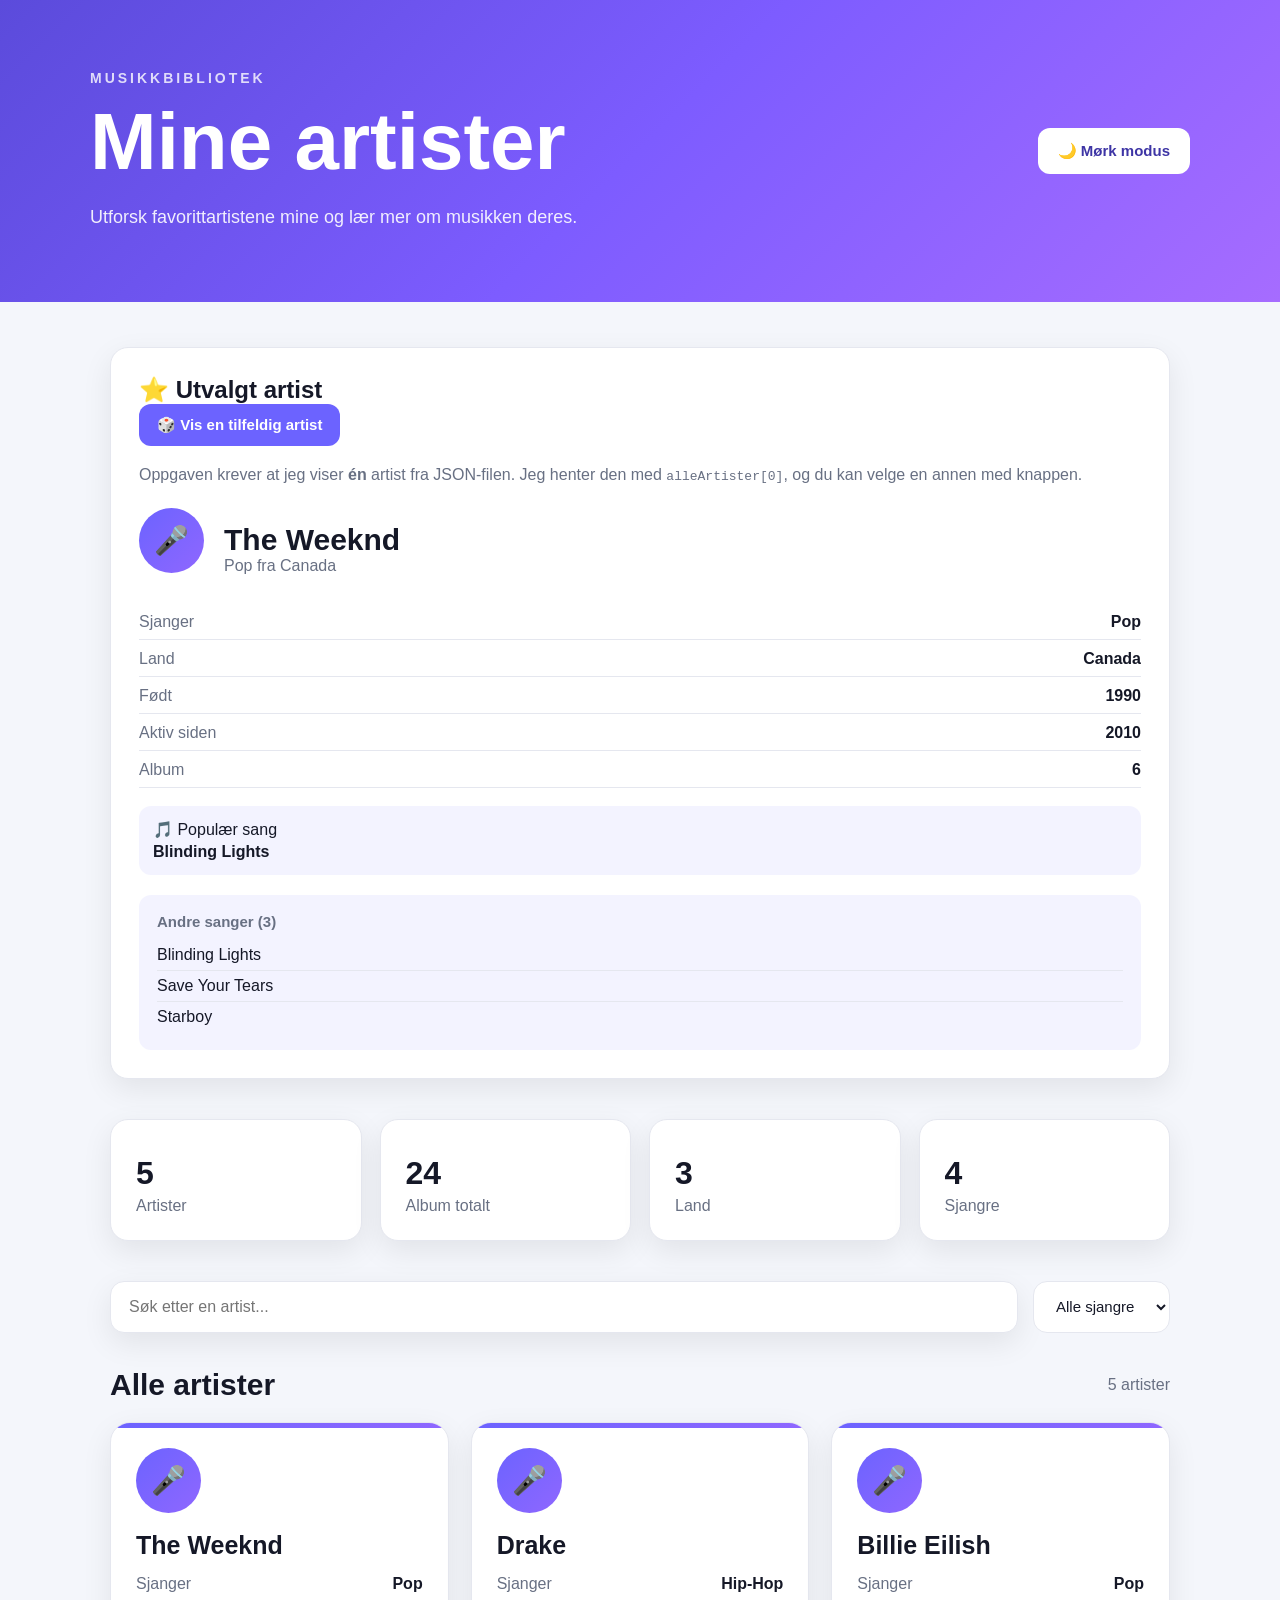
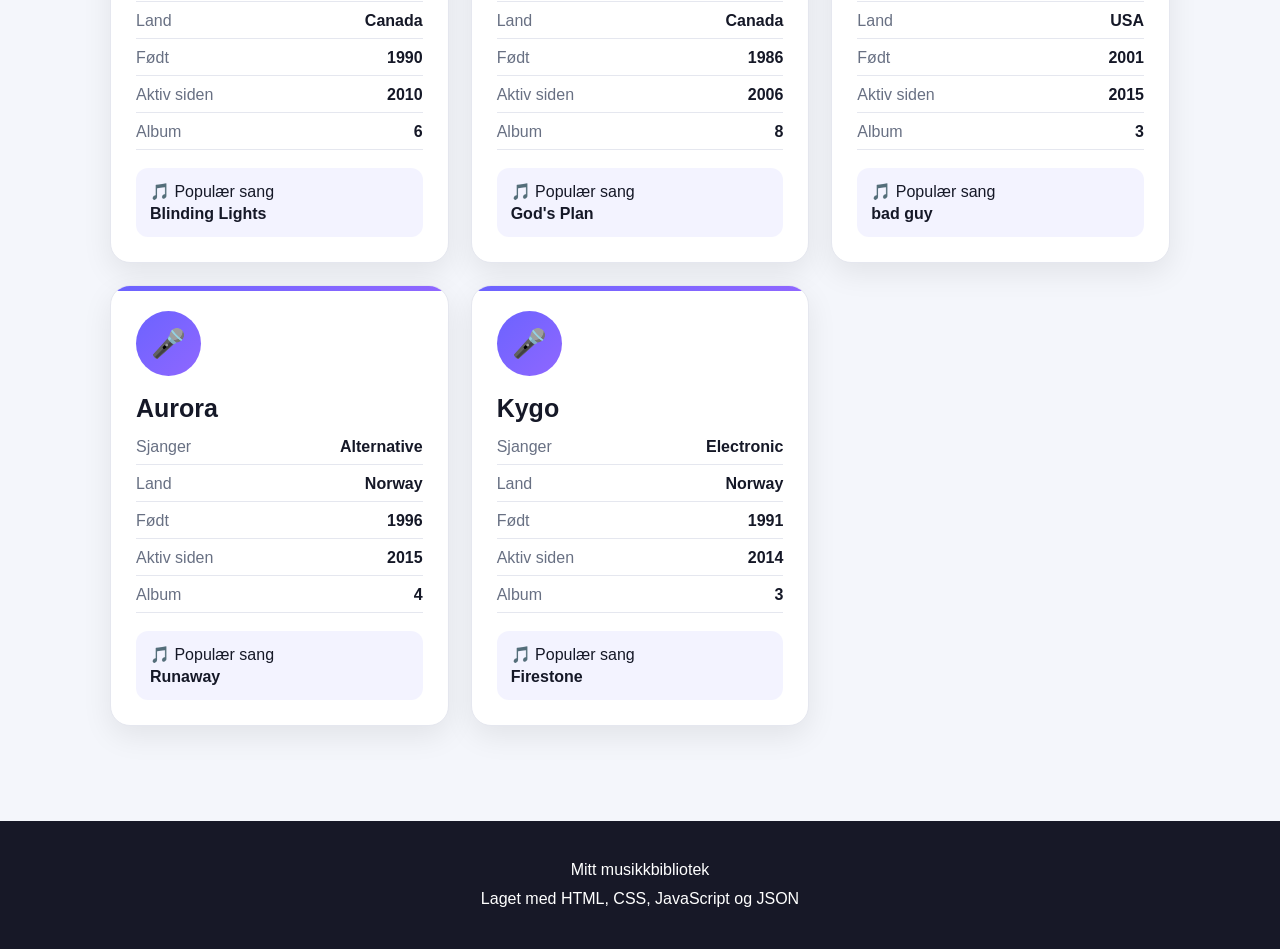
<file: index.html>
<!DOCTYPE html>
<html lang="no">
<head>
    <meta charset="UTF-8">
    <meta name="viewport" content="width=device-width, initial-scale=1.0">

    <title>Mine artister</title>

    <link rel="stylesheet" href="style.css">
</head>

<body>

    <header>
        <div class="header-content">
            <div>
                <p class="small-title"> MUSIKKBIBLIOTEK</p>
                <h1>Mine artister</h1>
                <p class="intro">
                    Utforsk favorittartistene mine og lær mer om musikken deres.
                </p>
            </div>

            <button id="temaKnapp" class="theme-button">
                🌙 Mørk modus
            </button>
        </div>
    </header>


    <main>

        <!-- FEILHÅNDTERING -->

        <div id="feilMelding" class="feil-melding" hidden>
            <strong>⚠️ Kunne ikke lese JSON-filen.</strong>
            <p id="feilTekst"></p>
            <p class="liten">
                Husk å kjøre nettsiden fra en lokal webserver
                (for eksempel <code>Live Server</code> i VS Code), ikke ved å
                dobbeltklikke på filen.
            </p>
        </div>


        <!-- ÉN ARTIST (KRAV I OPPGAVE 3) -->

        <section class="kort">

            <div class="seksjon-tittel">
                <h2>⭐ Utvalgt artist</h2>
                <button id="byttArtist" class="knapp">
                    🎲 Vis en tilfeldig artist
                </button>
            </div>

            <p class="forklaring">
                Oppgaven krever at jeg viser <strong>én</strong> artist fra
                JSON-filen. Jeg henter den med <code>alleArtister[0]</code>,
                og du kan velge en annen med knappen.
            </p>

            <div id="utvalgtArtist" class="utvalgt"></div>

        </section>


        <!-- STATISTIKK -->

        <section class="stats">

            <div class="stat-card">
                <span></span>
                <strong id="antallArtister">0</strong>
                <p>Artister</p>
            </div>

            <div class="stat-card">
                <span></span>
                <strong id="antallAlbum">0</strong>
                <p>Album totalt</p>
            </div>

            <div class="stat-card">
                <span></span>
                <strong id="antallLand">0</strong>
                <p>Land</p>
            </div>

            <div class="stat-card">
                <span></span>
                <strong id="antallSjangre">0</strong>
                <p>Sjangre</p>
            </div>

        </section>


        <!-- SØK OG FILTER -->
        <section class="controls">

            <div class="search-box">
                
                <input
                    type="text"
                    id="sok"
                    placeholder="Søk etter en artist..."
                >
            </div>

            <select id="sjangerFilter">
                <option value="alle">Alle sjangre</option>
            </select>

        </section>


        <!-- ARTISTER -->
        <section>

            <div class="section-title">
                <h2>Alle artister</h2>
                <span id="resultatTekst"></span>
            </div>

            <div id="artister" class="artist-grid"></div>

        </section>

    </main>


    <footer>
        <p>Mitt musikkbibliotek</p>
        <p>Laget med HTML, CSS, JavaScript og JSON</p>
    </footer>


    <script type="module" src="script.js"></script>

</body>
</html>
</file>
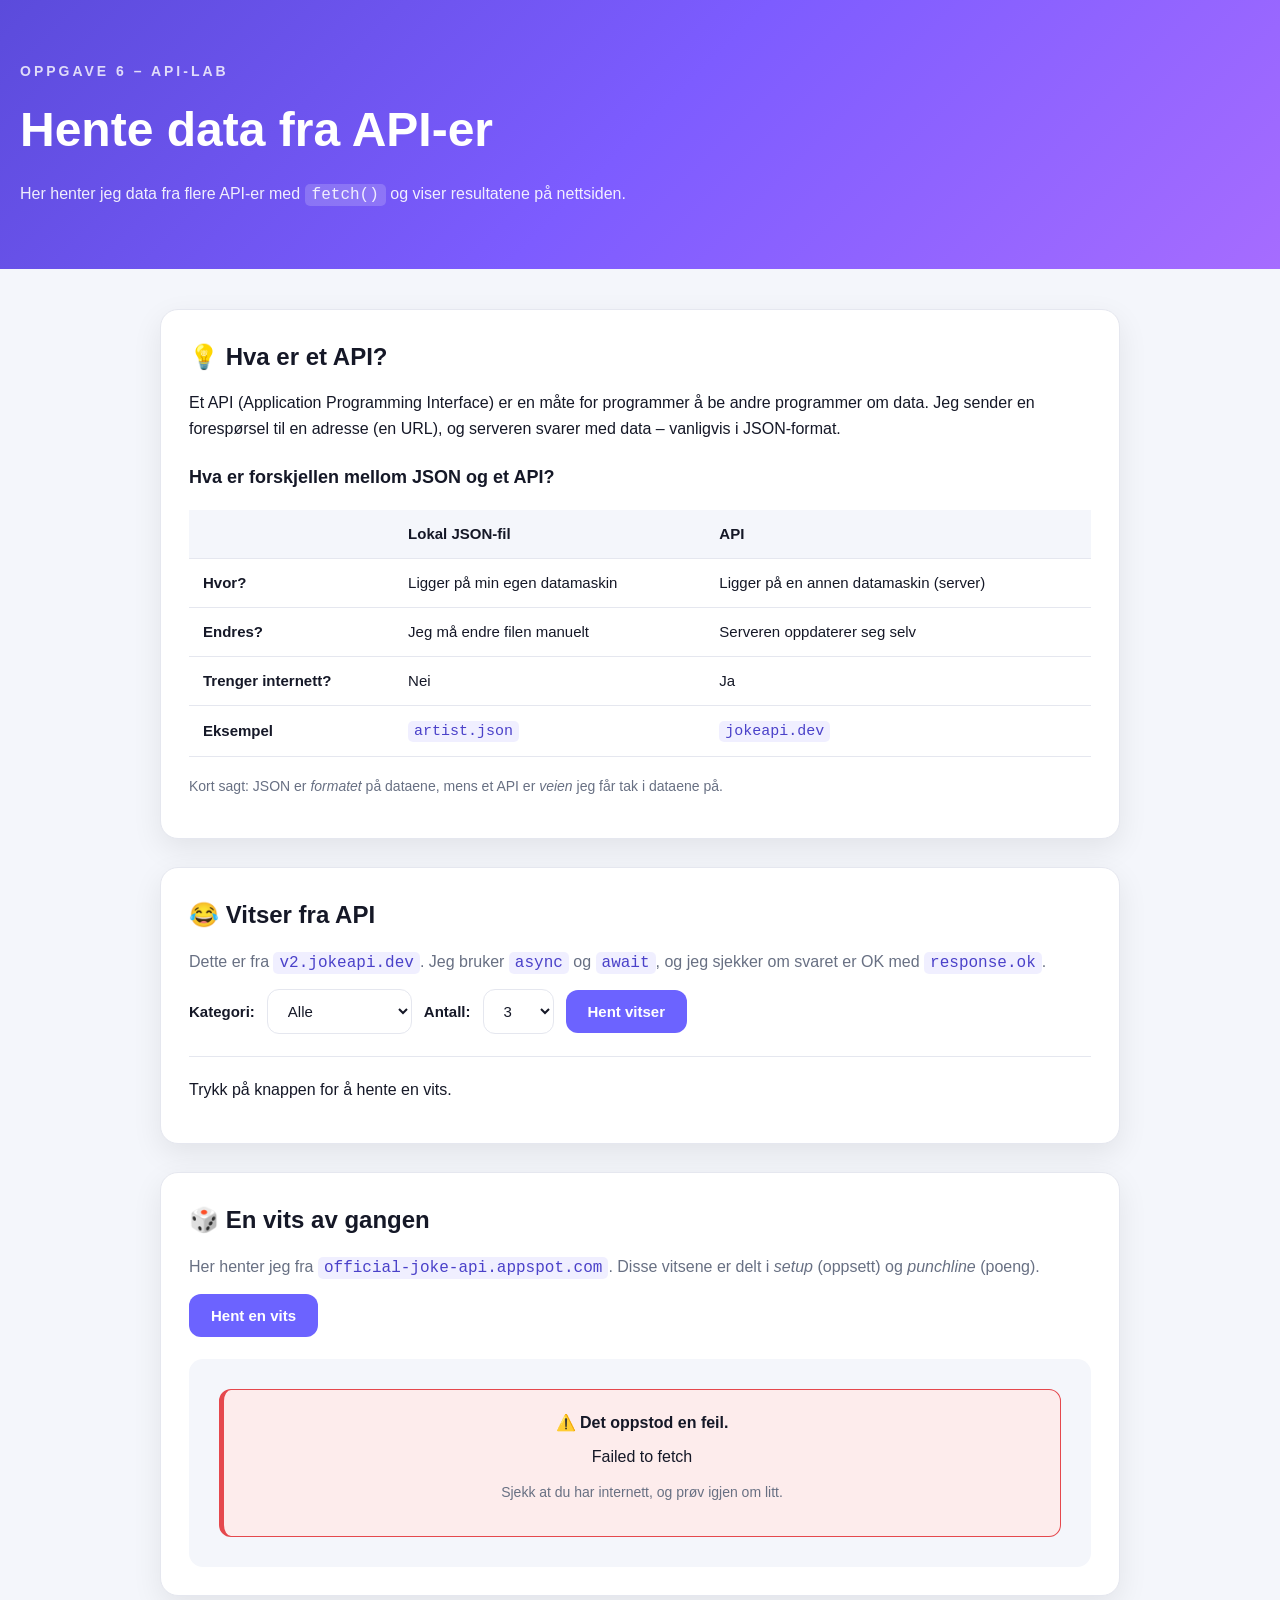
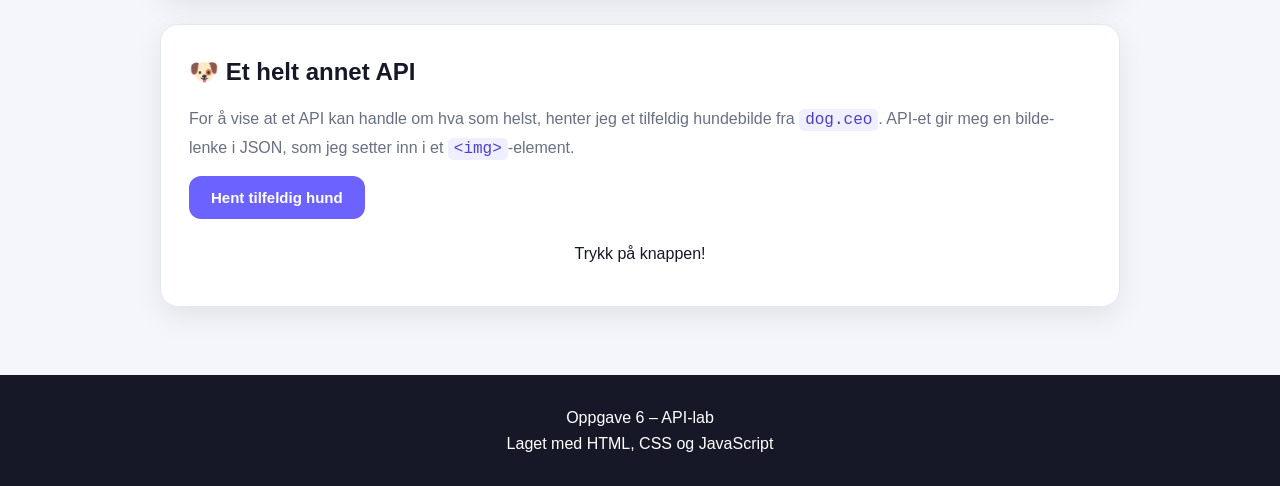
<file: API-lab/index.html>
<!DOCTYPE html>
<html lang="no">

<head>
    <meta charset="UTF-8">
    <meta name="viewport" content="width=device-width, initial-scale=1.0">

    <title>API-lab – Oppgave 6</title>

    <link rel="stylesheet" href="style.css">
</head>

<body>

    <header>
        <p class="small-title">OPPGAVE 6 – API-LAB</p>
        <h1>Hente data fra API-er</h1>
        <p class="intro">
            Her henter jeg data fra flere API-er med
            <code>fetch()</code> og viser resultatene på nettsiden.
        </p>
    </header>


    <main>

        <!-- HVA ER ET API? -->

        <section class="kort">

            <h2>💡 Hva er et API?</h2>

            <p>
                Et API (Application Programming Interface) er en måte for
                programmer å be andre programmer om data. Jeg sender en
                forespørsel til en adresse (en URL), og serveren svarer med
                data – vanligvis i JSON-format.
            </p>

            <h3>Hva er forskjellen mellom JSON og et API?</h3>

            <table class="tabell">
                <thead>
                    <tr>
                        <th></th>
                        <th>Lokal JSON-fil</th>
                        <th>API</th>
                    </tr>
                </thead>
                <tbody>
                    <tr>
                        <td><strong>Hvor?</strong></td>
                        <td>Ligger på min egen datamaskin</td>
                        <td>Ligger på en annen datamaskin (server)</td>
                    </tr>
                    <tr>
                        <td><strong>Endres?</strong></td>
                        <td>Jeg må endre filen manuelt</td>
                        <td>Serveren oppdaterer seg selv</td>
                    </tr>
                    <tr>
                        <td><strong>Trenger internett?</strong></td>
                        <td>Nei</td>
                        <td>Ja</td>
                    </tr>
                    <tr>
                        <td><strong>Eksempel</strong></td>
                        <td><code>artist.json</code></td>
                        <td><code>jokeapi.dev</code></td>
                    </tr>
                </tbody>
            </table>

            <p class="liten">
                Kort sagt: JSON er <em>formatet</em> på dataene, mens et API
                er <em>veien</em> jeg får tak i dataene på.
            </p>

        </section>


        <!-- VITSER FRA API -->

        <section class="kort">

            <h2>😂 Vitser fra API</h2>

            <p class="forklaring">
                Dette er fra <code>v2.jokeapi.dev</code>. Jeg bruker
                <code>async</code> og <code>await</code>, og jeg sjekker om
                svaret er OK med <code>response.ok</code>.
            </p>

            <div class="kontroller">

                <label for="kategori">Kategori:</label>

                <select id="kategori">
                    <option value="Any">Alle</option>
                    <option value="Programming">Programming</option>
                    <option value="Misc">Misc</option>
                    <option value="Pun">Pun</option>
                    <option value="Dark">Dark</option>
                </select>

                <label for="antall">Antall:</label>

                <select id="antall">
                    <option value="1">1</option>
                    <option value="3" selected>3</option>
                    <option value="5">5</option>
                    <option value="10">10</option>
                </select>

                <button id="hentVits" class="knapp">
                    Hent vitser
                </button>

            </div>

            <div id="resultat" class="resultat">
                <p>Trykk på knappen for å hente en vits.</p>
            </div>

        </section>


        <!-- RANDOM JOKE MED OPPSTILLING -->

        <section class="kort">

            <h2>🎲 En vits av gangen</h2>

            <p class="forklaring">
                Her henter jeg fra
                <code>official-joke-api.appspot.com</code>. Disse vitsene er
                delt i <em>setup</em> (oppsett) og
                <em>punchline</em> (poeng).
            </p>

            <button id="hentPunchline" class="knapp">
                Hent en vits
            </button>

            <div id="punchlineResultat" class="vits-boks">
                <p id="setup">Trykk på knappen!</p>
                <p id="punchline" class="poeng"></p>
                <p id="punchlineInfo" class="liten"></p>
            </div>

        </section>


        <!-- ET ANNET API -->

        <section class="kort">

            <h2>🐶 Et helt annet API</h2>

            <p class="forklaring">
                For å vise at et API kan handle om hva som helst, henter jeg
                et tilfeldig hundebilde fra <code>dog.ceo</code>. API-et gir
                meg en bilde-lenke i JSON, som jeg setter inn i et
                <code>&lt;img&gt;</code>-element.
            </p>

            <button id="hentHund" class="knapp">
                Hent tilfeldig hund
            </button>

            <div id="hundResultat" class="hund-boks">
                <p>Trykk på knappen!</p>
            </div>

        </section>

    </main>


    <footer>
        <p>Oppgave 6 – API-lab</p>
        <p>Laget med HTML, CSS og JavaScript</p>
    </footer>


    <script src="script.js"></script>

</body>

</html>
</file>
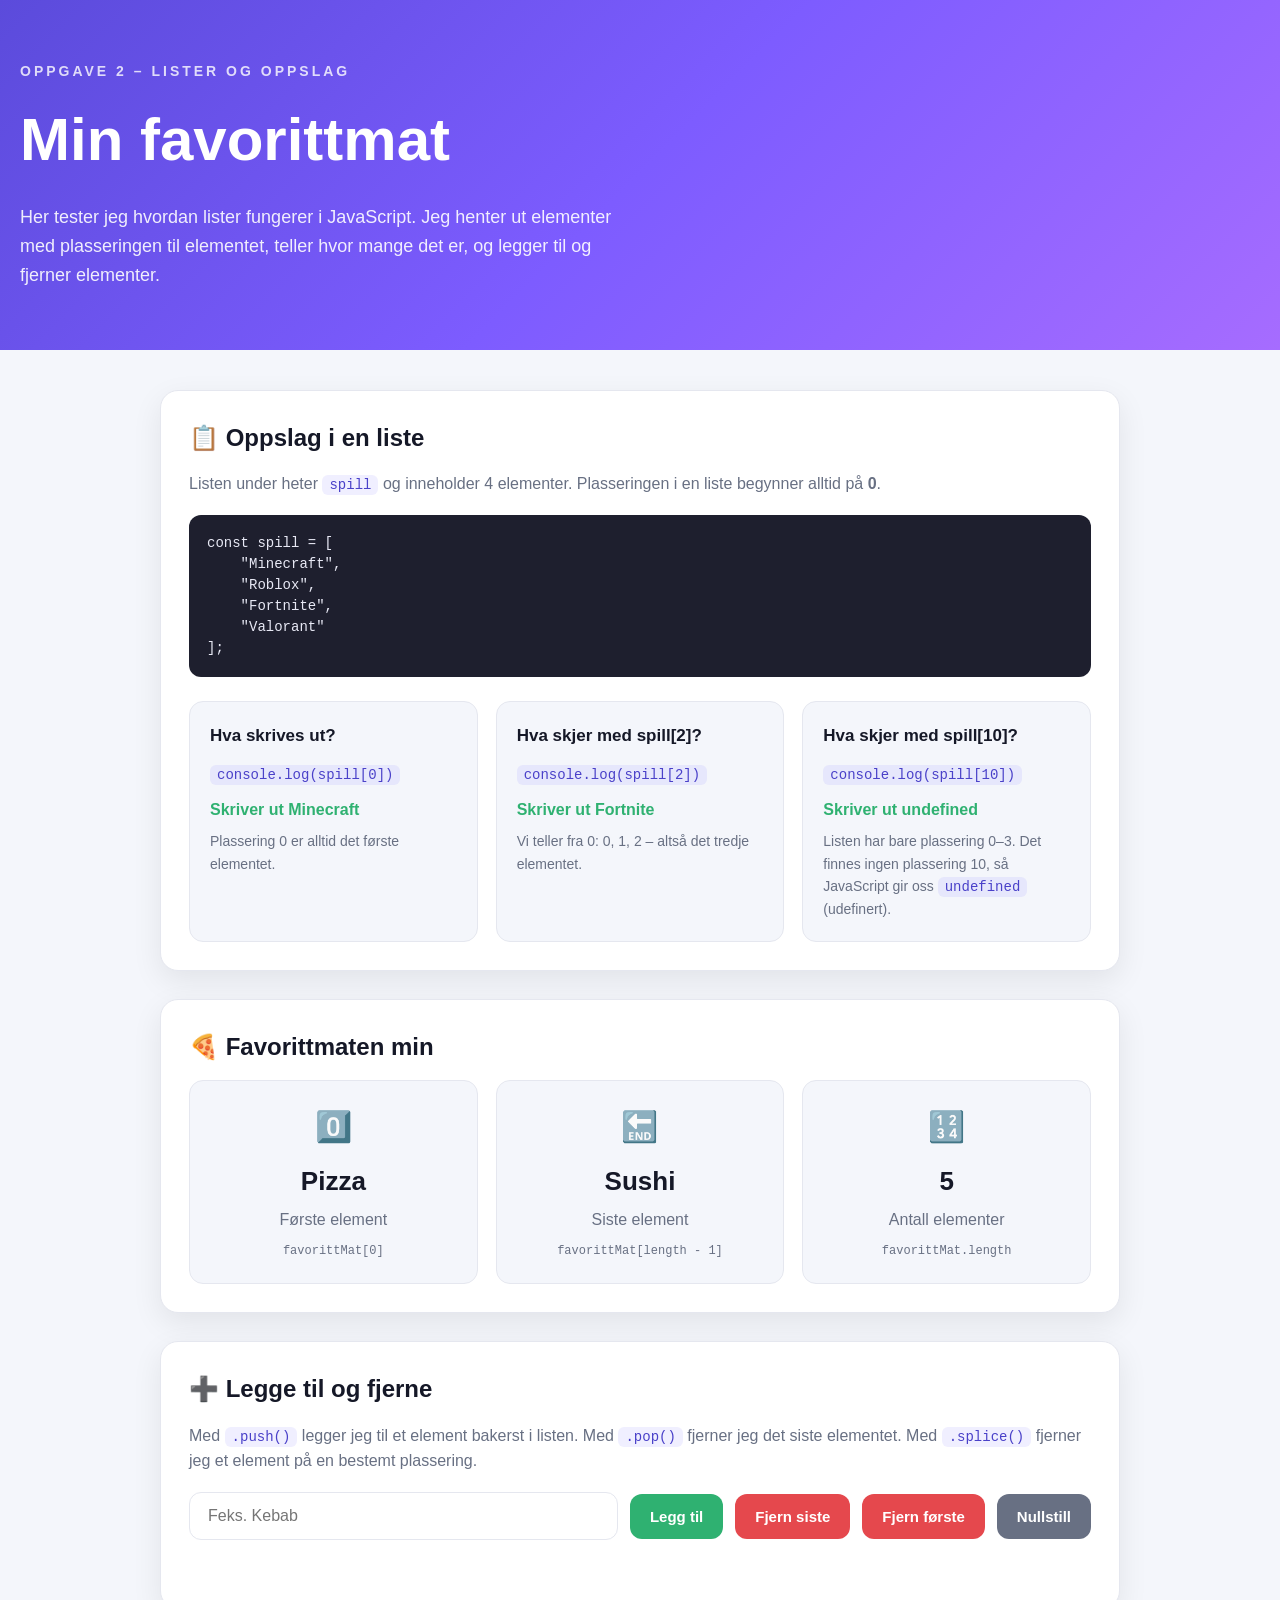
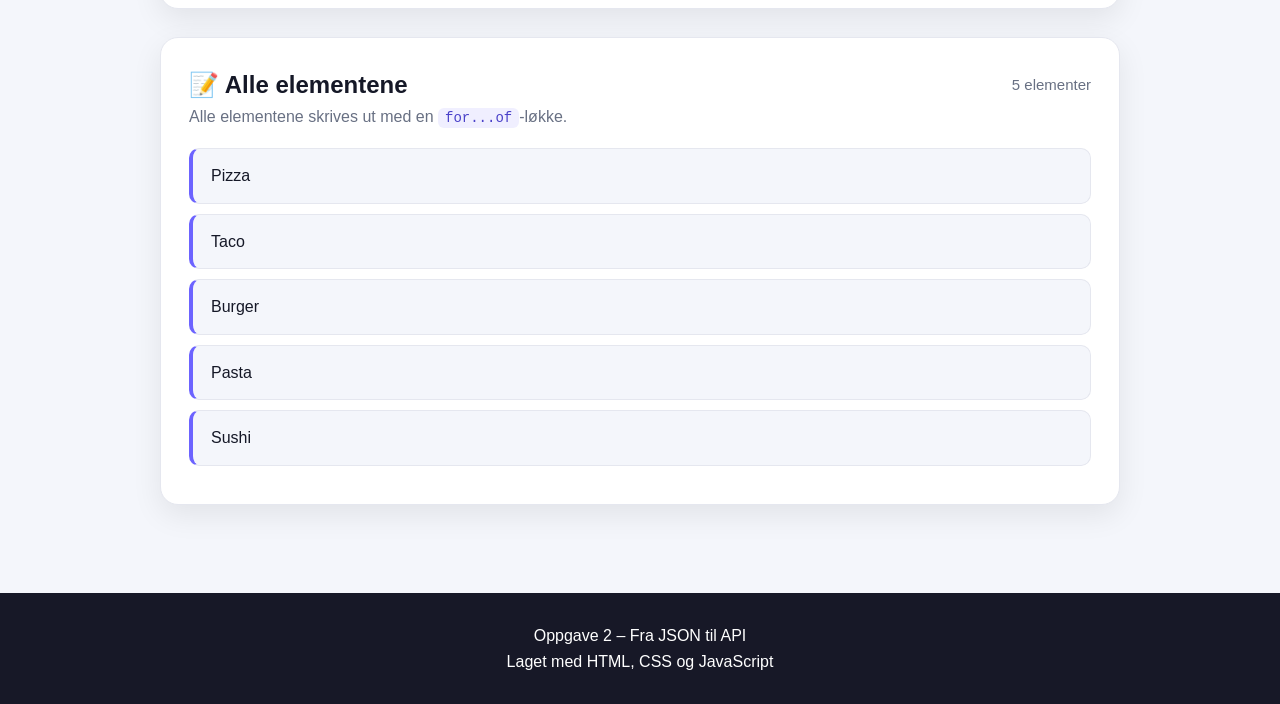
<file: oppgave spill/index.html>
<!DOCTYPE html>
<html lang="no">

<head>
    <meta charset="UTF-8">
    <meta name="viewport" content="width=device-width, initial-scale=1.0">

    <title>Oppgave 2 – Lister og favorittmat</title>

    <link rel="stylesheet" href="style.css">
</head>

<body>

    <header>
        <p class="small-title">OPPGAVE 2 – LISTER OG OPPSLAG</p>
        <h1>Min favorittmat</h1>
        <p class="intro">
            Her tester jeg hvordan lister fungerer i JavaScript. Jeg henter ut
            elementer med plasseringen til elementet, teller hvor mange det er,
            og legger til og fjerner elementer.
        </p>
    </header>


    <main>

        <!-- SPØRSMÅLENE FRA OPGAVEN -->

        <section class="kort">

            <h2>📋 Oppslag i en liste</h2>

            <p class="forklaring">
                Listen under heter <code>spill</code> og inneholder 4 elementer.
                Plasseringen i en liste begynner alltid på <strong>0</strong>.
            </p>

            <pre class="kode">const spill = [
    "Minecraft",
    "Roblox",
    "Fortnite",
    "Valorant"
];</pre>

            <div class="sporsmal">

                <div class="sporsmal-kort">
                    <h3>Hva skrives ut?</h3>
                    <p><code>console.log(spill[0])</code></p>
                    <p class="svar">Skriver ut <strong>Minecraft</strong></p>
                    <p class="liten">
                        Plassering 0 er alltid det første elementet.
                    </p>
                </div>

                <div class="sporsmal-kort">
                    <h3>Hva skjer med spill[2]?</h3>
                    <p><code>console.log(spill[2])</code></p>
                    <p class="svar">Skriver ut <strong>Fortnite</strong></p>
                    <p class="liten">
                        Vi teller fra 0: 0, 1, 2 – altså det tredje elementet.
                    </p>
                </div>

                <div class="sporsmal-kort">
                    <h3>Hva skjer med spill[10]?</h3>
                    <p><code>console.log(spill[10])</code></p>
                    <p class="svar">Skriver ut <strong>undefined</strong></p>
                    <p class="liten">
                        Listen har bare plassering 0–3. Det finnes ingen
                        plassering 10, så JavaScript gir oss
                        <code>undefined</code> (udefinert).
                    </p>
                </div>

            </div>

        </section>


        <!-- FAVORITTMAT: FØRSTE, SISTE OG ANTALL -->

        <section class="kort">

            <h2>🍕 Favorittmaten min</h2>

            <div class="statistikk">

                <div class="stat">
                    <span>0️⃣</span>
                    <strong id="forsteMat">–</strong>
                    <p>Første element</p>
                    <small>favorittMat[0]</small>
                </div>

                <div class="stat">
                    <span>🔚</span>
                    <strong id="sisteMat">–</strong>
                    <p>Siste element</p>
                    <small>favorittMat[length - 1]</small>
                </div>

                <div class="stat">
                    <span>🔢</span>
                    <strong id="antallMat">–</strong>
                    <p>Antall elementer</p>
                    <small>favorittMat.length</small>
                </div>

            </div>

        </section>


        <!-- LEGGE TIL OG FJERNE -->

        <section class="kort">

            <h2>➕ Legge til og fjerne</h2>

            <p class="forklaring">
                Med <code>.push()</code> legger jeg til et element bakerst i
                listen. Med <code>.pop()</code> fjerner jeg det siste elementet.
                Med <code>.splice()</code> fjerner jeg et element på en bestemt
                plassering.
            </p>

            <div class="kontroller">

                <input
                    type="text"
                    id="matInn"
                    placeholder="Feks. Kebab"
                    maxlength="30"
                >

                <button id="leggTil" class="knapp gronn">
                    Legg til
                </button>

                <button id="fjernSiste" class="knapp rod">
                    Fjern siste
                </button>

                <button id="fjernForste" class="knapp rod">
                    Fjern første
                </button>

                <button id="nullstill" class="knapp graa">
                    Nullstill
                </button>

            </div>

            <p id="matMelding" class="melding" role="status"></p>

        </section>


        <!-- ALLE ELEMENTENE MED EN LØKKE -->

        <section class="kort">

            <div class="seksjon-tittel">
                <h2>📝 Alle elementene</h2>
                <span id="listeAntall"></span>
            </div>

            <p class="forklaring">
                Alle elementene skrives ut med en <code>for...of</code>-løkke.
            </p>

            <ol id="matListe" class="mat-liste"></ol>

        </section>

    </main>


    <footer>
        <p>Oppgave 2 – Fra JSON til API</p>
        <p>Laget med HTML, CSS og JavaScript</p>
    </footer>


    <script src="script.js"></script>

</body>

</html>
</file>
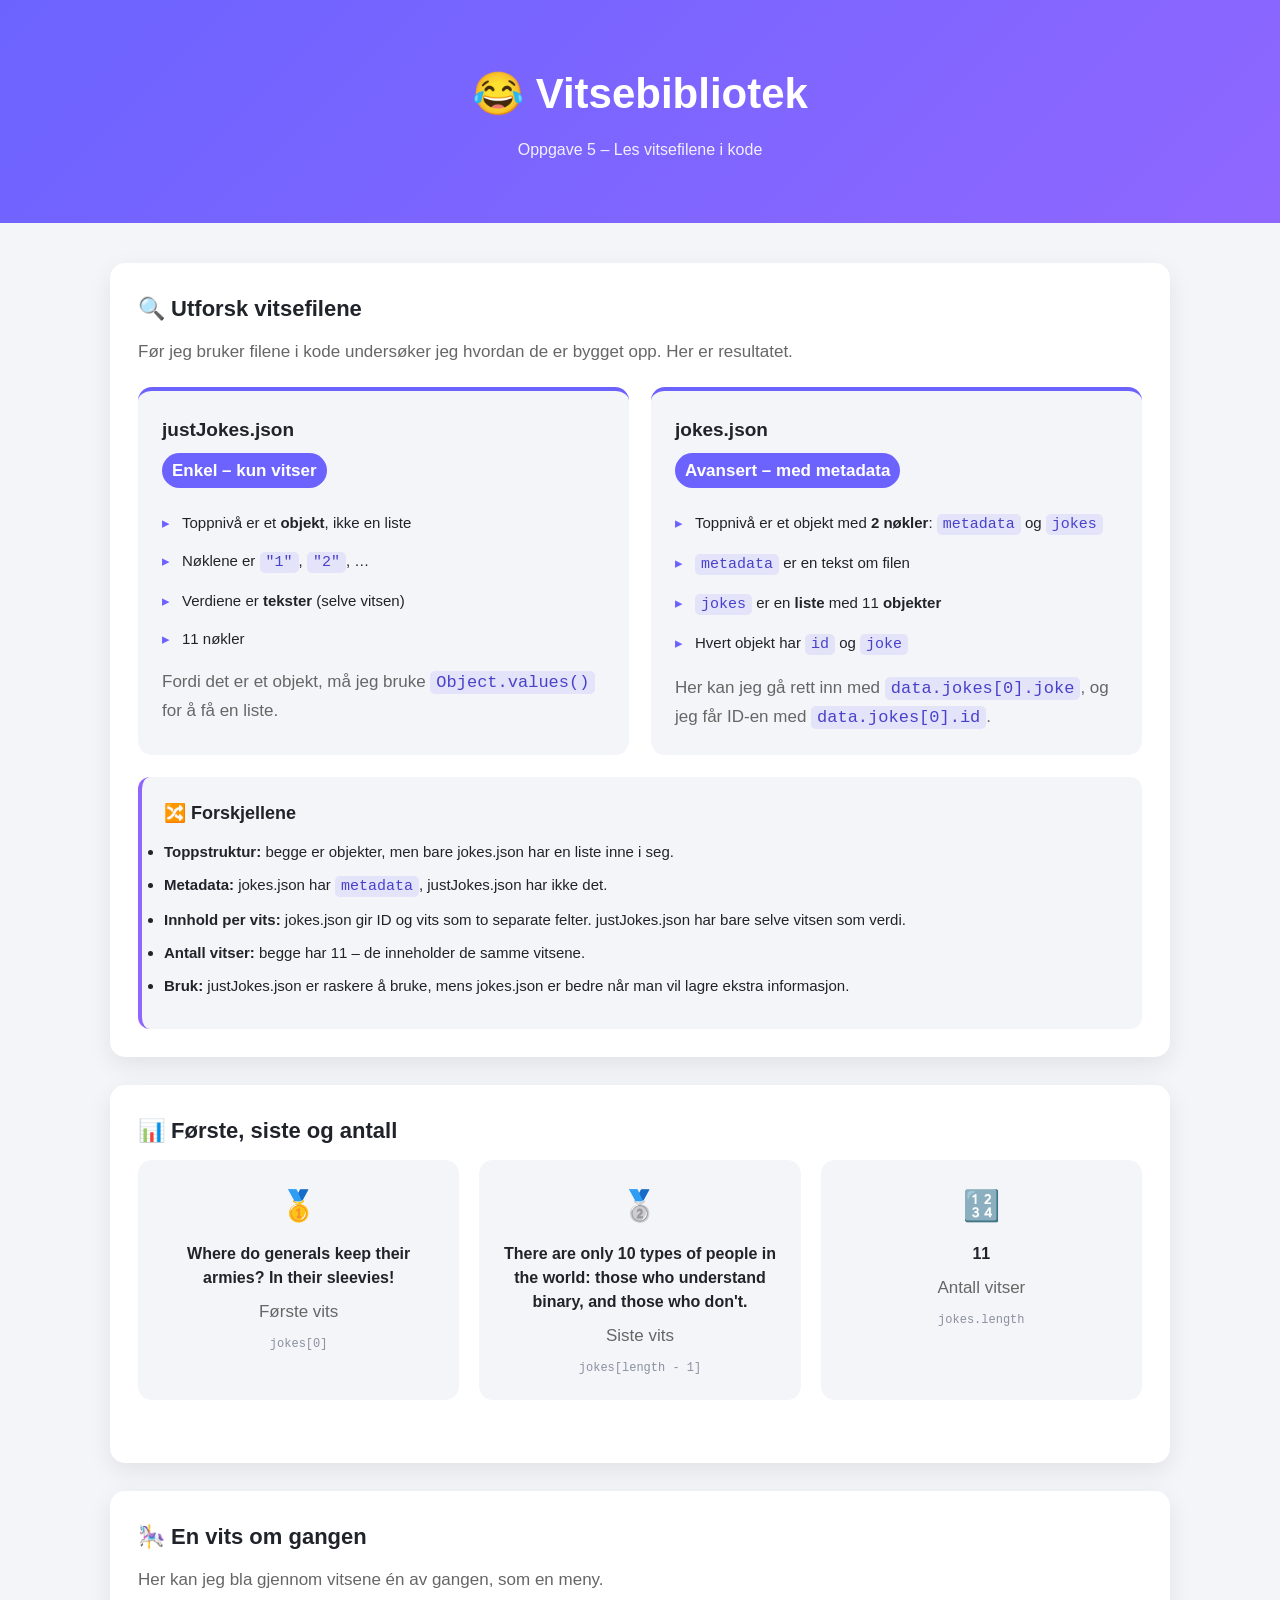
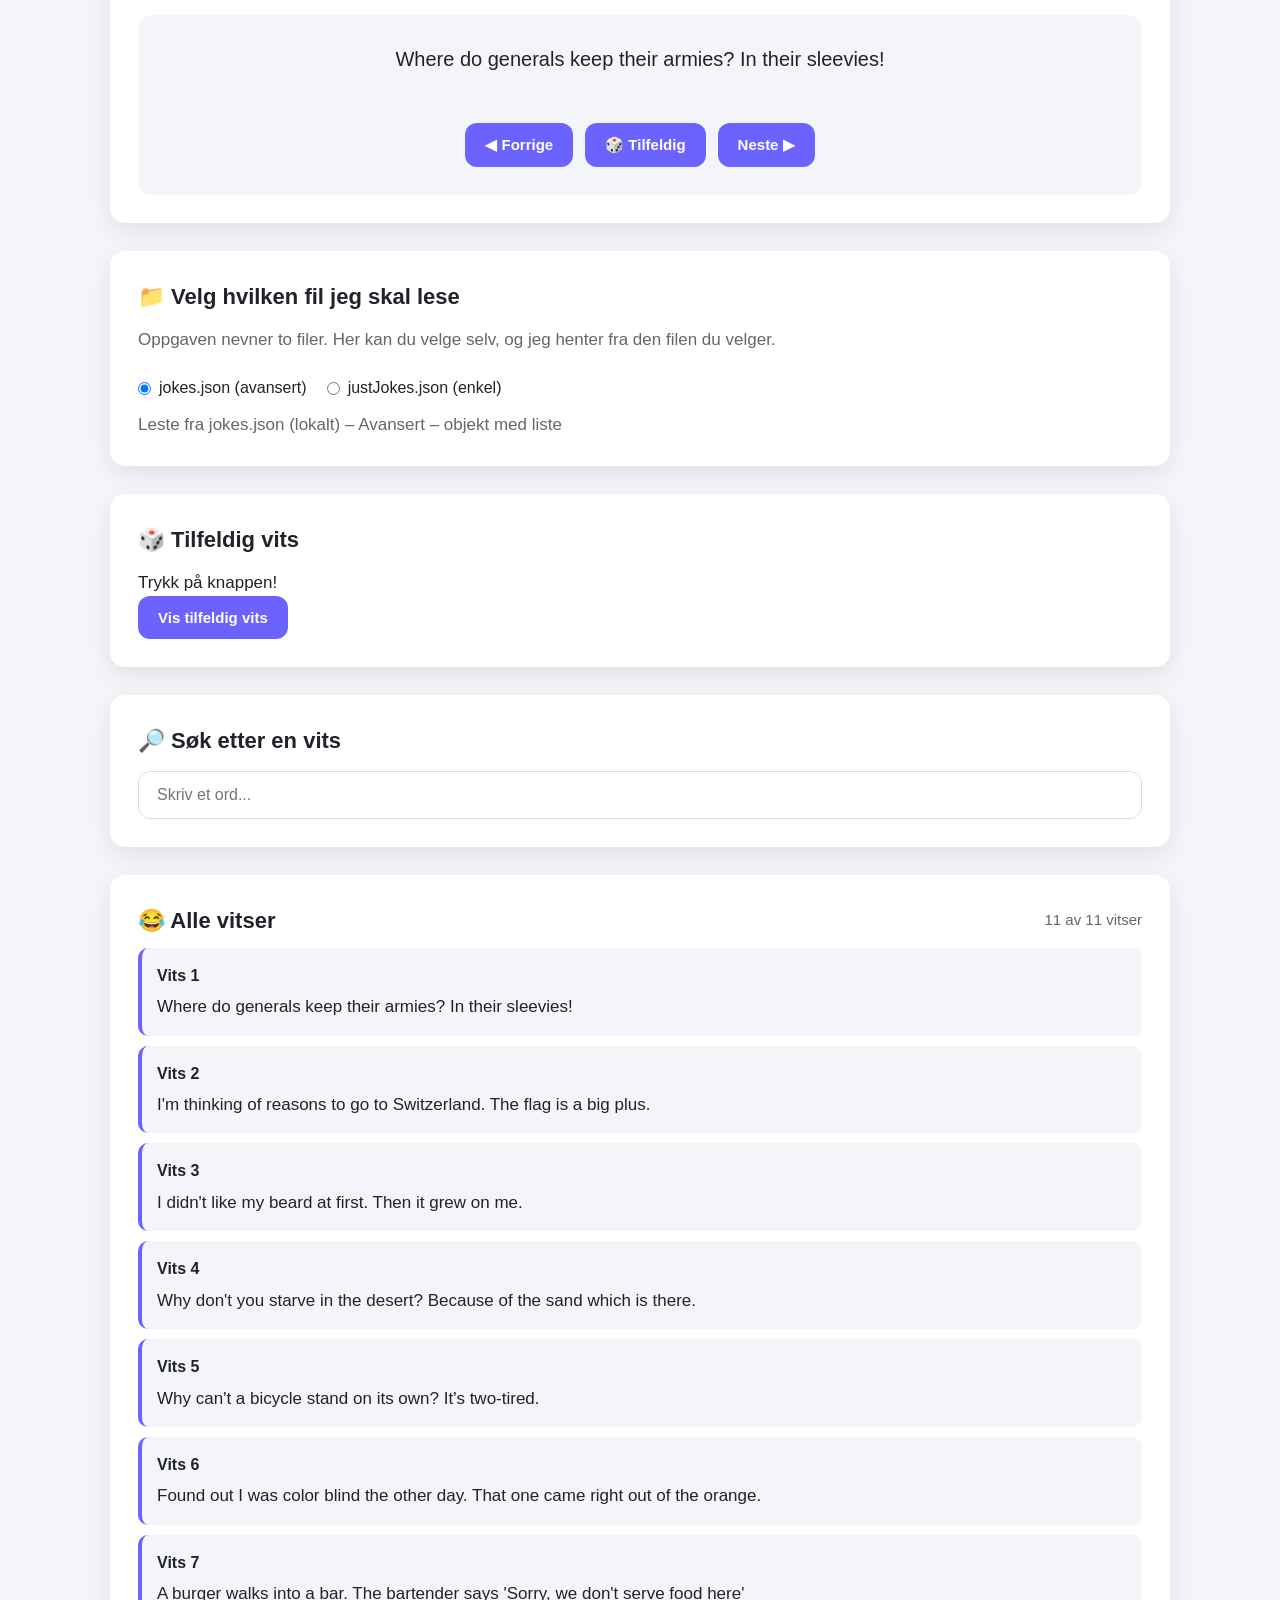
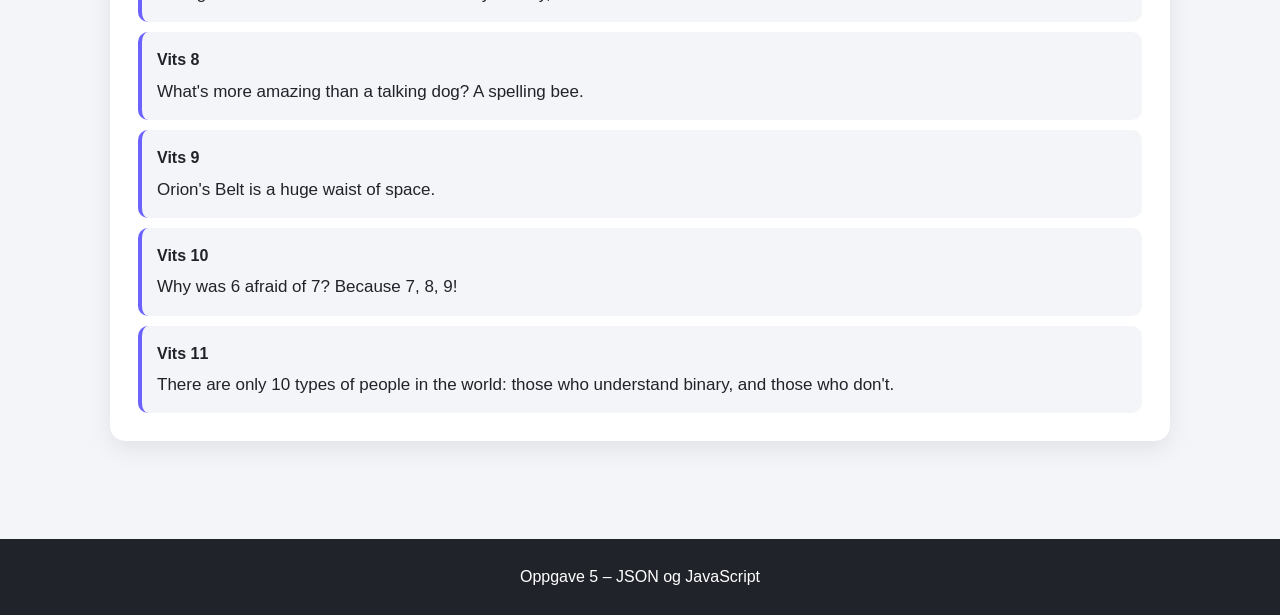
<file: vitser/index.html>
<!DOCTYPE html>
<html lang="no">

<head>
    <meta charset="UTF-8">
    <meta name="viewport" content="width=device-width, initial-scale=1.0">

    <title>Vitsebibliotek</title>

    <link rel="stylesheet" href="style.css">
</head>

<body>

    <header>
        <h1>😂 Vitsebibliotek</h1>
        <p>Oppgave 5 – Les vitsefilene i kode</p>
    </header>


    <main>

        <!-- FEILHÅNDTERING -->

        <div id="feilMelding" class="feil-melding" hidden>
            <strong>⚠️ Kunne ikke hente vitsene.</strong>
            <p id="feilTekst"></p>
            <p class="liten">
                Sjekk at du har internett, og at nettsiden kjøres fra en
                lokal webserver (for eksempel <code>Live Server</code>).
            </p>
        </div>


        <!-- OPPGAVE 4: UTFORSK FILENE -->

        <section class="kort">

            <h2>🔍 Utforsk vitsefilene</h2>

            <p class="forklaring">
                Før jeg bruker filene i kode undersøker jeg hvordan de er
                bygget opp. Her er resultatet.
            </p>

            <div class="sammenligning">

                <div class="fil">
                    <h3>justJokes.json</h3>
                    <p class="tag">Enkel – kun vitser</p>

                    <ul class="egenskaper">
                        <li>Toppnivå er et <strong>objekt</strong>,
                            ikke en liste</li>
                        <li>Nøklene er <code>"1"</code>,
                            <code>"2"</code>, …</li>
                        <li>Verdiene er <strong>tekster</strong>
                            (selve vitsen)</li>
                        <li>11 nøkler</li>
                    </ul>

                    <p class="liten">
                        Fordi det er et objekt, må jeg bruke
                        <code>Object.values()</code> for å få en liste.
                    </p>
                </div>

                <div class="fil">
                    <h3>jokes.json</h3>
                    <p class="tag">Avansert – med metadata</p>

                    <ul class="egenskaper">
                        <li>Toppnivå er et objekt med <strong>2 nøkler</strong>:
                            <code>metadata</code> og <code>jokes</code></li>
                        <li><code>metadata</code> er en tekst om filen</li>
                        <li><code>jokes</code> er en <strong>liste</strong>
                            med 11 <strong>objekter</strong></li>
                        <li>Hvert objekt har <code>id</code> og
                            <code>joke</code></li>
                    </ul>

                    <p class="liten">
                        Her kan jeg gå rett inn med
                        <code>data.jokes[0].joke</code>, og jeg får ID-en
                        med <code>data.jokes[0].id</code>.
                    </p>
                </div>

            </div>

            <div class="sammenlign-boks">
                <h3>🔀 Forskjellene</h3>
                <ul>
                    <li><strong>Toppstruktur:</strong> begge er objekter,
                        men bare jokes.json har en liste inne i seg.</li>
                    <li><strong>Metadata:</strong> jokes.json har
                        <code>metadata</code>, justJokes.json har ikke det.</li>
                    <li><strong>Innhold per vits:</strong> jokes.json gir ID
                        og vits som to separate felter. justJokes.json har
                        bare selve vitsen som verdi.</li>
                    <li><strong>Antall vitser:</strong> begge har 11 – de
                        inneholder de samme vitsene.</li>
                    <li><strong>Bruk:</strong> justJokes.json er raskere å
                        bruke, mens jokes.json er bedre når man vil lagre
                        ekstra informasjon.</li>
                </ul>
            </div>

        </section>


        <!-- OPPGAVE 5: FØRSTE, SISTE OG ANTALL -->

        <section class="kort">

            <h2>📊 Første, siste og antall</h2>

            <div class="info">

                <div>
                    <span>🥇</span>
                    <strong id="forsteVits">–</strong>
                    <p>Første vits</p>
                    <small>jokes[0]</small>
                </div>

                <div>
                    <span>🥈</span>
                    <strong id="sisteVits">–</strong>
                    <p>Siste vits</p>
                    <small>jokes[length - 1]</small>
                </div>

                <div>
                    <span>🔢</span>
                    <strong id="antall">0</strong>
                    <p>Antall vitser</p>
                    <small>jokes.length</small>
                </div>

            </div>

        </section>


        <!-- ÉN VITS OM GANGEN -->

        <section class="kort">

            <h2>🎠 En vits om gangen</h2>

            <p class="forklaring">
                Her kan jeg bla gjennom vitsene én av gangen, som en meny.
            </p>

            <div class="vits-boks">

                <p id="vitsValg">Trykk på knappene for å bla.</p>

                <div class="bla-knapper">
                    <button id="forrige" class="knapp">
                        ◀ Forrige
                    </button>

                    <button id="tilfeldigValg" class="knapp">
                        🎲 Tilfeldig
                    </button>

                    <button id="neste" class="knapp">
                        Neste ▶
                    </button>
                </div>

            </div>

        </section>


        <!-- MENY: VELG FIL -->

        <section class="kort">

            <h2>📁 Velg hvilken fil jeg skal lese</h2>

            <p class="forklaring">
                Oppgaven nevner to filer. Her kan du velge selv, og jeg henter
                fra den filen du velger.
            </p>

            <div class="kontroller">

                <label>
                    <input
                        type="radio"
                        name="fil"
                        id="velgJokes"
                        value="jokes"
                        checked
                    >
                    jokes.json (avansert)
                </label>

                <label>
                    <input
                        type="radio"
                        name="fil"
                        id="velgJustJokes"
                        value="justJokes"
                    >
                    justJokes.json (enkel)
                </label>

            </div>

            <p id="valgtFil" class="liten"></p>

        </section>


        <!-- TILFELDIG VITS -->

        <section class="kort">

            <h2>🎲 Tilfeldig vits</h2>

            <p id="tilfeldigVits">
                Trykk på knappen!
            </p>

            <button id="tilfeldigKnapp" class="knapp">
                Vis tilfeldig vits
            </button>

        </section>


        <!-- SØK -->

        <section class="kort">

            <h2>🔎 Søk etter en vits</h2>

            <input
                type="text"
                id="sok"
                placeholder="Skriv et ord..."
            >

        </section>


        <!-- ALLE VITSER -->

        <section class="kort">

            <div class="seksjon-tittel">
                <h2>😂 Alle vitser</h2>
                <span id="antallViser"></span>
            </div>

            <div id="alleVitser">
                Laster vitser...
            </div>

        </section>

    </main>


    <footer>
        <p>Oppgave 5 – JSON og JavaScript</p>
    </footer>


    <script type="module" src="script.js"></script>

</body>

</html>
</file>
<file: style.css>
* {
    box-sizing: border-box;
    margin: 0;
    padding: 0;
}

:root {
    --bakgrunn: #f4f6fb;
    --kort: #ffffff;
    --tekst: #151827;
    --sekundaer: #687083;
    --farge: #6c63ff;
    --farge2: #8f67ff;
    --kant: #e5e7ef;
    --skygge: 0 10px 30px rgba(0, 0, 0, 0.08);
}

body {
    font-family: Arial, Helvetica, sans-serif;
    background: var(--bakgrunn);
    color: var(--tekst);
    min-height: 100vh;
    transition: 0.3s;
}


/* HEADER */

header {
    background: linear-gradient(
        135deg,
        #5b4bdb,
        #7d5cff,
        #a66cff
    );

    color: white;
    padding: 70px 20px;
}

.header-content {
    max-width: 1100px;
    margin: auto;

    display: flex;
    justify-content: space-between;
    align-items: center;
    gap: 30px;
}

.small-title {
    font-size: 14px;
    font-weight: bold;
    letter-spacing: 3px;
    opacity: 0.8;
    margin-bottom: 10px;
}

h1 {
    font-size: clamp(42px, 7vw, 80px);
    margin-bottom: 15px;
}

.intro {
    font-size: 18px;
    opacity: 0.9;
    max-width: 600px;
    line-height: 1.6;
}


/* KNAPP */

.theme-button {
    border: none;
    background: white;
    color: #3e35a5;

    padding: 14px 20px;
    border-radius: 12px;

    font-size: 15px;
    font-weight: bold;

    cursor: pointer;

    transition: 0.2s;
}

.theme-button:hover {
    transform: translateY(-3px);
}


/* MAIN */

main {
    max-width: 1100px;
    margin: auto;
    padding: 45px 20px;
}


/* STATISTIKK */

.stats {
    display: grid;
    grid-template-columns: repeat(4, 1fr);
    gap: 18px;

    margin-bottom: 40px;
}

.stat-card {
    background: var(--kort);
    border: 1px solid var(--kant);

    padding: 25px;

    border-radius: 18px;

    box-shadow: var(--skygge);

    transition: 0.25s;
}

.stat-card:hover {
    transform: translateY(-5px);
}

.stat-card span {
    font-size: 28px;
}

.stat-card strong {
    display: block;

    font-size: 32px;

    margin-top: 10px;
}

.stat-card p {
    color: var(--sekundaer);
    margin-top: 5px;
}


/* KONTROLLER */

.controls {
    display: flex;
    gap: 15px;

    margin-bottom: 35px;
}

.search-box {
    flex: 1;

    display: flex;
    align-items: center;
    gap: 10px;

    background: var(--kort);

    border: 1px solid var(--kant);

    padding: 0 18px;

    border-radius: 14px;

    box-shadow: var(--skygge);
}

.search-box input {
    width: 100%;

    border: none;
    outline: none;

    background: transparent;

    color: var(--tekst);

    padding: 16px 0;

    font-size: 16px;
}

select {
    border: 1px solid var(--kant);

    background: var(--kort);
    color: var(--tekst);

    padding: 0 18px;

    border-radius: 14px;

    font-size: 15px;

    cursor: pointer;
}


/* SEKSJON */

.section-title {
    display: flex;
    justify-content: space-between;
    align-items: center;

    margin-bottom: 20px;
}

.section-title h2 {
    font-size: 30px;
}

#resultatTekst {
    color: var(--sekundaer);
}


/* FEILMELDING */

.feil-melding {
    background: rgba(229, 72, 77, 0.1);
    border: 1px solid var(--rod, #e5484d);
    border-left: 5px solid #e5484d;

    padding: 22px;
    border-radius: 14px;

    margin-bottom: 30px;
}

.feil-melding strong {
    display: block;

    font-size: 18px;
    margin-bottom: 8px;
}

.feil-melding .liten {
    color: var(--sekundaer);
    font-size: 14px;
    margin-top: 10px;
}

.feil-melding code {
    font-family: Consolas, "Courier New", monospace;

    background: rgba(108, 99, 255, 0.1);
    color: var(--farge);

    padding: 2px 6px;
    border-radius: 5px;
}


/* KORT OG SEKSJONSTITTEL */

.kort {
    background: var(--kort);
    border: 1px solid var(--kant);

    padding: 28px;

    border-radius: 18px;

    box-shadow: var(--skygge);

    margin-bottom: 40px;
}

.section-title {
    display: flex;
    justify-content: space-between;
    align-items: center;

    margin-bottom: 20px;
}

.section-title h2 {
    font-size: 30px;
}

.forklaring {
    color: var(--sekundaer);
    line-height: 1.7;
    margin: 15px 0 20px;
}

.knapp {
    border: none;

    background: var(--farge);
    color: white;

    padding: 12px 18px;

    border-radius: 12px;

    font-size: 15px;
    font-weight: bold;

    cursor: pointer;

    transition: 0.2s;
}

.knapp:hover {
    transform: translateY(-2px);
    filter: brightness(1.1);
}


/* UTVALGT ARTIST */

.utvalgt-header {
    display: flex;
    align-items: center;
    gap: 20px;

    margin-bottom: 22px;
}

.utvalgt-header h2 {
    font-size: 30px;
}

.tekst {
    color: var(--sekundaer);
}

.sanger {
    margin-top: 20px;

    padding: 18px;

    background: rgba(108, 99, 255, 0.08);
    border-radius: 12px;
}

.sanger h3 {
    font-size: 15px;
    color: var(--sekundaer);
    margin-bottom: 10px;
}

.sanger ul {
    list-style: none;
}

.sanger li {
    padding: 6px 0;
    border-bottom: 1px solid var(--kant);
}

.sanger li:last-child {
    border-bottom: none;
}


/* ARTIST GRID */

.artist-grid {
    display: grid;

    grid-template-columns: repeat(3, 1fr);

    gap: 22px;
}


/* ARTISTKORT */

.artist-card {
    background: var(--kort);

    border: 1px solid var(--kant);

    border-radius: 20px;

    padding: 25px;

    box-shadow: var(--skygge);

    transition:
        transform 0.25s,
        box-shadow 0.25s;

    position: relative;

    overflow: hidden;
}

.artist-card::before {
    content: "";

    position: absolute;

    top: 0;
    left: 0;

    width: 100%;
    height: 5px;

    background: linear-gradient(
        90deg,
        var(--farge),
        var(--farge2)
    );
}

.artist-card:hover {
    transform: translateY(-8px);

    box-shadow:
        0 20px 40px rgba(0, 0, 0, 0.14);
}

.artist-icon {
    width: 65px;
    height: 65px;

    display: flex;
    align-items: center;
    justify-content: center;

    border-radius: 50%;

    background: linear-gradient(
        135deg,
        var(--farge),
        var(--farge2)
    );

    color: white;

    font-size: 28px;

    margin-bottom: 18px;
}

.artist-card h2 {
    font-size: 25px;

    margin-bottom: 15px;
}

.artist-info {
    display: flex;
    flex-direction: column;

    gap: 10px;

    color: var(--sekundaer);
}

.artist-info div {
    display: flex;
    justify-content: space-between;

    gap: 15px;

    padding-bottom: 8px;

    border-bottom: 1px solid var(--kant);
}

.artist-info strong {
    color: var(--tekst);
}

.song {
    margin-top: 18px;

    padding: 14px;

    background: rgba(108, 99, 255, 0.08);

    border-radius: 12px;

    color: var(--tekst);
}

.song strong {
    display: block;

    margin-top: 4px;
}


/* INGEN RESULTATER */

.no-results {
    grid-column: 1 / -1;

    text-align: center;

    padding: 60px 20px;

    color: var(--sekundaer);
}


/* FOOTER */

footer {
    margin-top: 50px;

    padding: 35px 20px;

    text-align: center;

    background: #171827;

    color: white;

    line-height: 1.8;
}


/* MØRK MODUS */

body.dark {
    --bakgrunn: #0f111a;
    --kort: #191c28;
    --tekst: #f5f7ff;
    --sekundaer: #a8afc1;
    --kant: #2b3040;

    --skygge:
        0 10px 30px rgba(0, 0, 0, 0.3);
}


/* MOBIL */

@media (max-width: 850px) {

    .header-content {
        flex-direction: column;
        align-items: flex-start;
    }

    .stats {
        grid-template-columns: repeat(2, 1fr);
    }

    .artist-grid {
        grid-template-columns: repeat(2, 1fr);
    }
}


@media (max-width: 600px) {

    header {
        padding: 50px 20px;
    }

    h1 {
        font-size: 48px;
    }

    .stats {
        grid-template-columns: 1fr;
    }

    .artist-grid {
        grid-template-columns: 1fr;
    }

    .controls {
        flex-direction: column;
    }

    select {
        height: 52px;
    }
}
</file>
<file: API-lab/style.css>
* {
    box-sizing: border-box;
    margin: 0;
    padding: 0;
}

body {
    font-family: Arial, Helvetica, sans-serif;

    background: #f4f6fb;
    color: #151827;

    line-height: 1.6;
}


/* HEADER */

header {
    background: linear-gradient(
        135deg,
        #5b4bdb,
        #7d5cff,
        #a66cff
    );

    color: white;

    padding: 60px 20px;
}

.small-title {
    font-size: 14px;
    font-weight: bold;
    letter-spacing: 3px;
    opacity: 0.8;
    margin-bottom: 10px;
}

h1 {
    font-size: clamp(32px, 5vw, 48px);
    margin-bottom: 12px;
}

.intro {
    opacity: 0.9;
    max-width: 620px;
}

header code {
    background: rgba(255, 255, 255, 0.2);
    color: white;
    padding: 2px 7px;
    border-radius: 5px;
}


/* MAIN */

main {
    max-width: 1000px;
    margin: auto;
    padding: 40px 20px;
}


/* KORT */

.kort {
    background: white;
    border: 1px solid #e5e7ef;

    padding: 28px;

    border-radius: 18px;

    box-shadow: 0 10px 30px rgba(0, 0, 0, 0.08);

    margin-bottom: 28px;
}

.kort h2 {
    font-size: 24px;
    margin-bottom: 14px;
}

.kort h3 {
    font-size: 18px;
    margin: 22px 0 12px;
}

.kort p {
    margin-bottom: 12px;
}

.forklaring {
    color: #687083;
    line-height: 1.7;
    margin-bottom: 22px;
}

.liten {
    color: #687083;
    font-size: 14px;
}

code {
    font-family: Consolas, "Courier New", monospace;

    background: rgba(108, 99, 255, 0.1);
    color: #4a41c9;

    padding: 2px 6px;
    border-radius: 5px;
}


/* TABELL */

.tabell {
    width: 100%;

    border-collapse: collapse;

    margin: 18px 0;
}

.tabell th,
.tabell td {
    text-align: left;

    padding: 12px 14px;

    border-bottom: 1px solid #e5e7ef;

    font-size: 15px;
}

.tabell th {
    background: #f4f6fb;
    font-weight: bold;
}

.tabell tr:hover td {
    background: #fafbff;
}


/* KONTROLLER */

.kontroller {
    display: flex;
    align-items: center;
    flex-wrap: wrap;

    gap: 12px;

    margin-bottom: 22px;
}

.kontroller label {
    font-weight: bold;
    font-size: 15px;
}

select {
    border: 1px solid #e5e7ef;
    background: white;
    color: #151827;

    padding: 12px 16px;

    border-radius: 12px;

    font-size: 15px;
}

select:focus {
    outline: none;
    border-color: #6c63ff;
}

.knapp {
    border: none;

    background: #6c63ff;
    color: white;

    padding: 13px 22px;

    border-radius: 12px;

    font-size: 15px;
    font-weight: bold;

    cursor: pointer;

    transition: 0.2s;
}

.knapp:hover {
    transform: translateY(-2px);
    filter: brightness(1.1);
}


/* RESULTAT */

.resultat {
    border-top: 1px solid #e5e7ef;
    padding-top: 20px;
}

.resultat h3 {
    margin-top: 0;
}

.vits {
    background: #f4f6fb;

    padding: 16px;

    border-radius: 10px;

    border-left: 4px solid #6c63ff;

    margin-bottom: 10px;
}

.vits strong {
    color: #6c63ff;
    font-size: 14px;
    text-transform: uppercase;
    letter-spacing: 1px;
}

.vits p {
    margin-top: 6px;
    margin-bottom: 0;
}


/* VITS MED OPPSETT */

.vits-boks {
    background: #f4f6fb;

    padding: 30px;

    border-radius: 14px;

    margin-top: 22px;

    text-align: center;
}

#setup {
    font-size: 20px;
    font-weight: bold;
    min-height: 32px;
}

.poeng {
    font-size: 26px;
    color: #6c63ff;
    font-weight: bold;
    margin: 16px 0;
    min-height: 34px;
}


/* HUND */

.hund-boks {
    margin-top: 22px;

    text-align: center;
}

.hund-boks img {
    max-width: 100%;

    border-radius: 14px;

    box-shadow: 0 10px 30px rgba(0, 0, 0, 0.15);
}


/* FEIL */

.feil {
    background: #fdecec;
    border: 1px solid #e5484d;
    border-left: 5px solid #e5484d;

    padding: 20px;
    border-radius: 12px;
}

.feil strong {
    display: block;
    margin-bottom: 8px;
}


/* FOOTER */

footer {
    background: #171827;
    color: white;

    text-align: center;

    padding: 30px 20px;
}


/* MOBIL */

@media (max-width: 700px) {

    .kort {
        padding: 20px;
    }

    .kontroller {
        flex-direction: column;
        align-items: stretch;
    }

    .tabell {
        font-size: 13px;
    }

    .tabell th,
    .tabell td {
        padding: 9px 8px;
    }
}
</file>
<file: oppgave spill/style.css>
* {
    box-sizing: border-box;
    margin: 0;
    padding: 0;
}

:root {
    --bakgrunn: #f4f6fb;
    --kort: #ffffff;
    --tekst: #151827;
    --sekundaer: #687083;
    --farge: #6c63ff;
    --farge2: #8f67ff;
    --gronn: #2fb171;
    --rod: #e5484d;
    --kant: #e5e7ef;
    --skygge: 0 10px 30px rgba(0, 0, 0, 0.08);
}

body {
    font-family: Arial, Helvetica, sans-serif;
    background: var(--bakgrunn);
    color: var(--tekst);
    min-height: 100vh;
    line-height: 1.6;
}


/* HEADER */

header {
    background: linear-gradient(
        135deg,
        #5b4bdb,
        #7d5cff,
        #a66cff
    );

    color: white;
    padding: 60px 20px;
}

.small-title {
    font-size: 14px;
    font-weight: bold;
    letter-spacing: 3px;
    opacity: 0.8;
    margin-bottom: 10px;
}

h1 {
    font-size: clamp(36px, 6vw, 60px);
    margin-bottom: 15px;
}

.intro {
    font-size: 18px;
    opacity: 0.9;
    max-width: 620px;
}


/* MAIN */

main {
    max-width: 1000px;
    margin: auto;
    padding: 40px 20px;
}


/* KORT */

.kort {
    background: var(--kort);
    border: 1px solid var(--kant);
    border-radius: 18px;

    padding: 28px;

    margin-bottom: 28px;

    box-shadow: var(--skygge);
}

.kort h2 {
    font-size: 24px;
    margin-bottom: 14px;
}

.forklaring {
    color: var(--sekundaer);
    margin-bottom: 18px;
}

.liten {
    color: var(--sekundaer);
    font-size: 14px;
    margin-top: 8px;
}


/* KODE */

code {
    font-family: Consolas, "Courier New", monospace;

    background: rgba(108, 99, 255, 0.1);
    color: #4a41c9;

    padding: 2px 7px;
    border-radius: 6px;

    font-size: 14px;
}

.kode {
    font-family: Consolas, "Courier New", monospace;

    background: #1e1f2e;
    color: #e8e9f5;

    padding: 18px;
    border-radius: 12px;

    font-size: 14px;
    line-height: 1.5;

    overflow-x: auto;
    margin-bottom: 24px;
}


/* SPØRSMÅL */

.sporsmal {
    display: grid;
    grid-template-columns: repeat(3, 1fr);
    gap: 18px;
}

.sporsmal-kort {
    background: var(--bakgrunn);
    border: 1px solid var(--kant);

    padding: 20px;

    border-radius: 14px;
}

.sporsmal-kort h3 {
    font-size: 17px;
    margin-bottom: 12px;
}

.svar {
    color: var(--gronn);
    font-weight: bold;
    margin-top: 10px;
}


/* STATISTIKK */

.statistikk {
    display: grid;
    grid-template-columns: repeat(3, 1fr);
    gap: 18px;
}

.stat {
    background: var(--bakgrunn);
    border: 1px solid var(--kant);

    padding: 22px;

    border-radius: 14px;

    text-align: center;

    transition: 0.2s;
}

.stat:hover {
    transform: translateY(-4px);
    border-color: var(--farge);
}

.stat span {
    font-size: 30px;
}

.stat strong {
    display: block;

    font-size: 26px;

    margin: 10px 0 4px;
}

.stat p {
    color: var(--sekundaer);
}

.stat small {
    display: block;

    color: var(--sekundaer);
    font-family: Consolas, "Courier New", monospace;

    font-size: 12px;

    margin-top: 10px;
}


/* KONTROLLER */

.kontroller {
    display: flex;
    flex-wrap: wrap;
    gap: 12px;
    align-items: center;
}

.kontroller input {
    flex: 1;
    min-width: 200px;

    border: 1px solid var(--kant);

    background: var(--kort);
    color: var(--tekst);

    padding: 14px 18px;

    border-radius: 12px;

    font-size: 16px;
}

.kontroller input:focus {
    outline: none;
    border-color: var(--farge);
}

.knapp {
    border: none;

    padding: 14px 20px;

    border-radius: 12px;

    color: white;
    font-size: 15px;
    font-weight: bold;

    cursor: pointer;

    transition: 0.2s;
}

.knapp:hover {
    transform: translateY(-2px);
    filter: brightness(1.08);
}

.knapp:disabled {
    background: var(--kant);
    color: var(--sekundaer);
    cursor: not-allowed;
    transform: none;
    filter: none;
}

.gronn {
    background: var(--gronn);
}

.rod {
    background: var(--rod);
}

.graa {
    background: var(--sekundaer);
}

.melding {
    margin-top: 16px;
    min-height: 24px;
    font-weight: bold;
    color: var(--sekundaer);
}


/* SEKSJON */

.seksjon-tittel {
    display: flex;
    justify-content: space-between;
    align-items: center;
    flex-wrap: wrap;
    gap: 12px;
}

.seksjon-tittel h2 {
    margin-bottom: 0;
}

.seksjon-tittel span {
    color: var(--sekundaer);
    font-size: 15px;
}


/* MATLISTE */

.mat-liste {
    list-style: none;
    margin-top: 18px;
}

.mat-element {
    background: var(--bakgrunn);
    border: 1px solid var(--kant);
    border-left: 4px solid var(--farge);

    padding: 14px 18px;

    border-radius: 10px;

    margin-bottom: 10px;
}

.mat-element:hover {
    border-left-color: var(--farge2);
    transform: translateX(4px);
}

.tom {
    color: var(--sekundaer);
    font-style: italic;
    border-left-color: var(--kant);
}


/* FOOTER */

footer {
    background: #171827;
    color: white;

    text-align: center;

    padding: 30px 20px;
    margin-top: 20px;
}


/* MOBIL */

@media (max-width: 800px) {

    .sporsmal,
    .statistikk {
        grid-template-columns: 1fr;
    }

    .kontroller input {
        min-width: 100%;
    }
}
</file>
<file: vitser/style.css>
* {
    box-sizing: border-box;
    margin: 0;
    padding: 0;
}

body {
    font-family: Arial, sans-serif;

    background: #f4f5f8;

    color: #20232a;

    line-height: 1.6;
}


/* HEADER */

header {
    background: linear-gradient(
        135deg,
        #6c63ff,
        #8f67ff
    );

    color: white;

    text-align: center;

    padding: 60px 20px;
}

header h1 {
    font-size: 42px;

    margin-bottom: 10px;
}

header p {
    opacity: 0.9;
}


/* MAIN */

main {
    max-width: 1100px;

    margin: auto;

    padding: 40px 20px;
}


/* STATISTIKK */

.info {
    display: grid;

    grid-template-columns:
        repeat(3, 1fr);

    gap: 20px;

    margin-bottom: 35px;
}

.info > div {
    background: #f4f5f8;

    padding: 22px;

    border-radius: 14px;

    text-align: center;
}

.info span {
    font-size: 30px;
}

.info strong {
    display: block;

    font-size: 16px;
    line-height: 1.5;

    margin: 12px 0 8px;
}

.info p {
    color: #666;
    font-size: 15px;
}

.info small {
    display: block;

    color: #8a90a0;
    font-family: Consolas, "Courier New", monospace;

    font-size: 12px;

    margin-top: 10px;
}

.kort {
    background: white;

    padding: 25px;

    border-radius: 15px;

    box-shadow:
        0 8px 25px
        rgba(0, 0, 0, 0.08);
}

.kort h2 {
    font-size: 18px;

    margin-bottom: 10px;
}

.kort p {
    font-size: 17px;
}


/* KORT OG SEKSJONER */

.kort {
    background: white;

    padding: 28px;

    margin-bottom: 28px;

    border-radius: 15px;

    box-shadow:
        0 8px 25px
        rgba(0, 0, 0, 0.08);
}

.kort h2 {
    font-size: 22px;

    margin-bottom: 12px;
}

.forklaring {
    color: #666;
    line-height: 1.7;
    margin-bottom: 20px;
}

.liten {
    color: #666;
    font-size: 14px;
    margin-top: 10px;
}

.seksjon-tittel {
    display: flex;
    justify-content: space-between;
    align-items: center;

    flex-wrap: wrap;
    gap: 12px;
}

.seksjon-tittel h2 {
    margin-bottom: 0;
}

.seksjon-tittel span {
    color: #666;
    font-size: 15px;
}

code {
    font-family: Consolas, "Courier New", monospace;

    background: rgba(108, 99, 255, 0.12);
    color: #4a41c9;

    padding: 2px 6px;
    border-radius: 5px;
}


/* SAMMENLIGNING (Oppgave 4) */

.sammenligning {
    display: grid;
    grid-template-columns: 1fr 1fr;
    gap: 22px;
}

.fil {
    background: #f4f5f8;

    padding: 24px;

    border-radius: 14px;

    border-top: 4px solid #6c63ff;
}

.fil h3 {
    font-size: 19px;
    margin-bottom: 8px;
}

.tag {
    display: inline-block;

    background: #6c63ff;
    color: white;

    font-size: 12px;
    font-weight: bold;

    padding: 4px 10px;

    border-radius: 20px;
    margin-bottom: 16px;
}

.egenskaper {
    list-style: none;
    margin-bottom: 6px;
}

.egenskaper li {
    padding: 7px 0 7px 20px;

    position: relative;
    font-size: 15px;
}

.egenskaper li::before {
    content: "▸";
    color: #6c63ff;

    position: absolute;
    left: 0;
}

.sammenlign-boks {
    background: #f4f5f8;

    border-left: 4px solid #8f67ff;

    padding: 22px;
    border-radius: 12px;

    margin-top: 22px;
}

.sammenlign-boks h3 {
    font-size: 18px;
    margin-bottom: 12px;
}

.sammenlign-boks li {
    margin-bottom: 9px;
    font-size: 15px;
}


/* VITS */

.vits {
    background: #f4f5f8;

    padding: 15px;

    margin-top: 10px;

    border-radius: 10px;

    border-left: 4px solid #6c63ff;
}

.vits p {
    margin-top: 5px;
}

.tom {
    color: #666;
    font-style: italic;
    padding: 20px 0;
}


/* ÉN VITS OM GANGEN */

.vits-boks {
    background: #f4f5f8;

    padding: 28px;

    border-radius: 14px;

    text-align: center;
}

.vits-boks p {
    font-size: 20px;
    min-height: 60px;
    margin-bottom: 20px;
}

.bla-knapper {
    display: flex;
    justify-content: center;
    flex-wrap: wrap;
    gap: 12px;
}


/* KONTROLLER OG KNAPPER */

.kontroller {
    display: flex;
    flex-wrap: wrap;
    gap: 20px;
}

.kontroller label {
    display: flex;
    align-items: center;
    gap: 8px;

    cursor: pointer;
    font-size: 16px;
}

#sok {
    width: 100%;

    border: 1px solid #ddd;

    padding: 14px 18px;

    border-radius: 12px;

    font-size: 16px;
}

#sok:focus {
    outline: none;
    border-color: #6c63ff;
}

.knapp {
    border: none;

    background: #6c63ff;
    color: white;

    padding: 13px 20px;

    border-radius: 12px;

    font-size: 15px;
    font-weight: bold;

    cursor: pointer;

    transition: 0.2s;
}

.knapp:hover {
    transform: translateY(-2px);
    filter: brightness(1.1);
}


/* FEILMELDING */

.feil-melding {
    background: #fdecec;
    border: 1px solid #e5484d;
    border-left: 5px solid #e5484d;

    padding: 22px;
    border-radius: 14px;

    margin-bottom: 28px;
}


/* FOOTER */

footer {
    background: #20232a;

    color: white;

    text-align: center;

    padding: 25px;

    margin-top: 30px;
}


/* MOBIL */

@media (max-width: 700px) {

    .info {
        grid-template-columns: 1fr;
    }

    .sammenligning {
        grid-template-columns: 1fr;
    }

    header h1 {
        font-size: 32px;
    }

    .kort {
        padding: 20px;
    }

    .bla-knapper {
        flex-direction: column;
    }

    .kontroller {
        flex-direction: column;
    }
}
</file>
